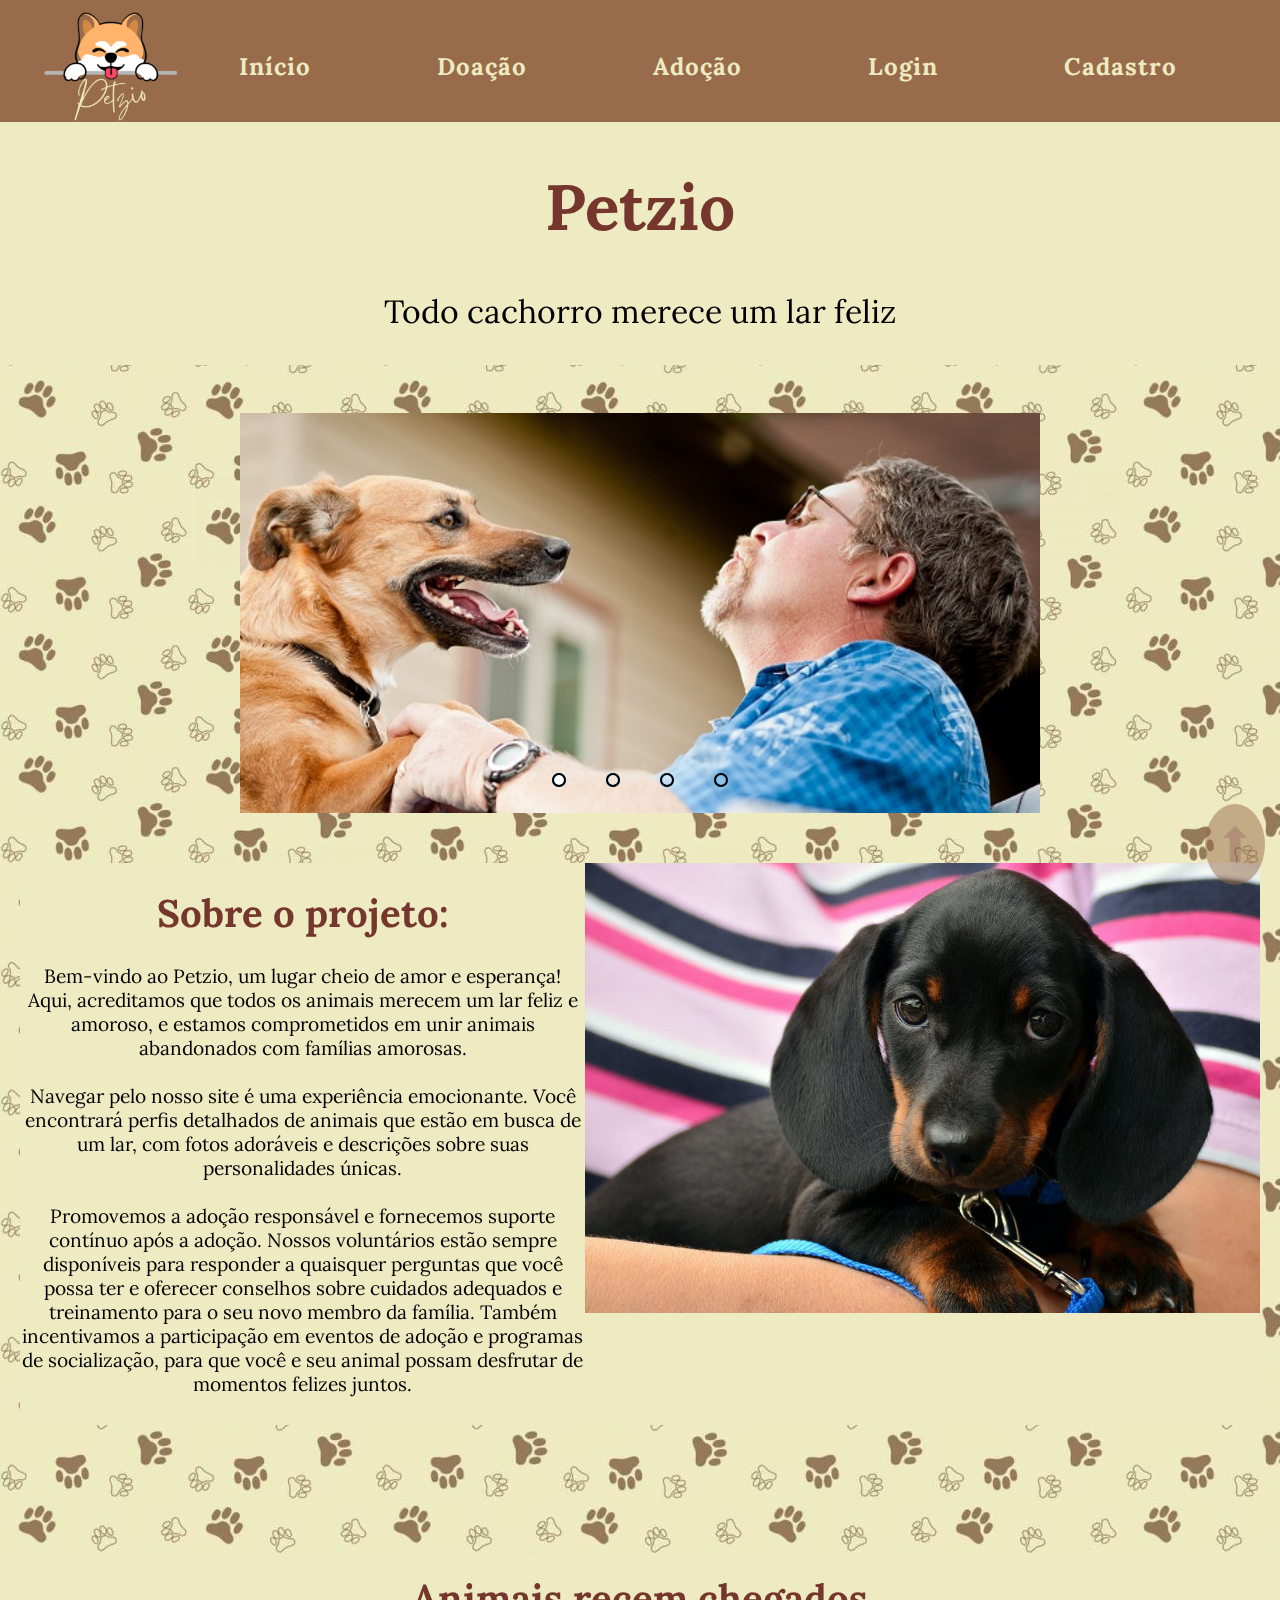
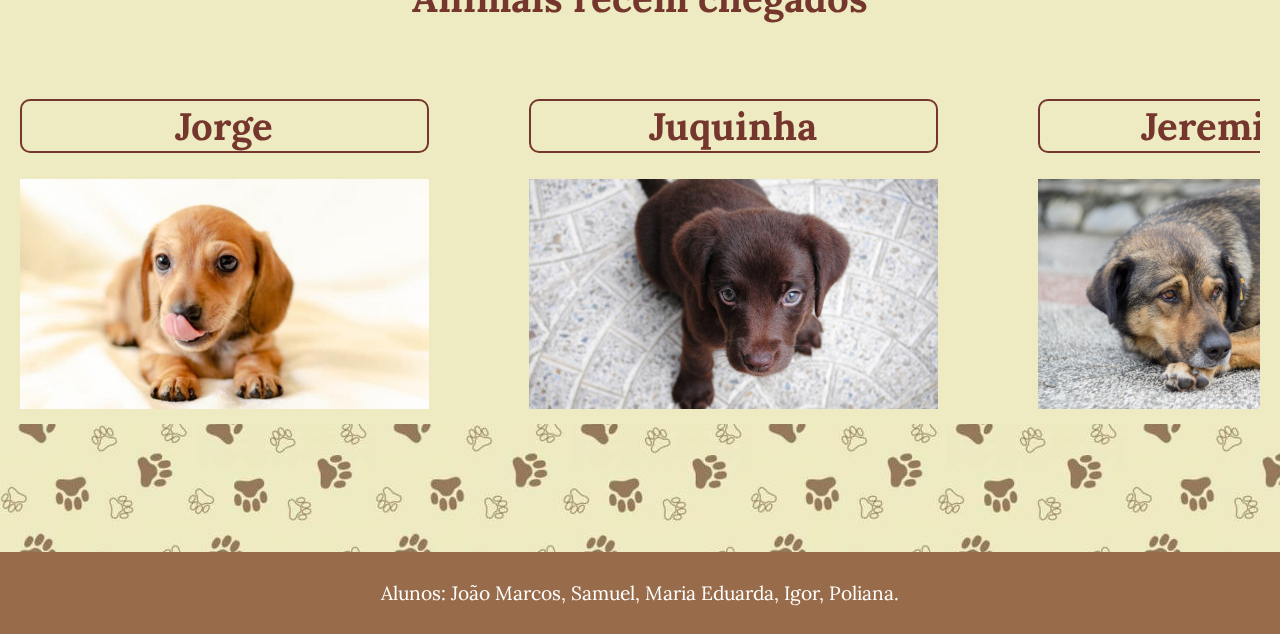
<file: index.html>
<!DOCTYPE html>
<html>
<head>
        <link rel="preconnect" href="https://fonts.googleapis.com">
        <link rel="preconnect" href="https://fonts.gstatic.com" crossorigin>
        <link href="https://fonts.googleapis.com/css2?family=Lora:ital@1&display=swap" rel="stylesheet">
    <title>Petzio</title>
        <link rel="stylesheet" type="text/css" href="css/style.css">
</head>
<body>
    <div id="a"></div>
    <header>
       
            <img src="img/Petzio.png" id="teste">
                <a href="index.html">Início</a>
                <a href="doacao.html">Doação</a>
                <a href="adocao.html">Adoção</a>
                <a href="login.html">Login</a>
                <a href="index2.html">Cadastro</a>
    </header>

    <section id="inicio">
        <h1>Petzio</h1>
        <p>Todo cachorro merece um lar feliz</p>
    </section>

    <br><br>
    <div class="slider"> 

        <div class="fotos">
            <input type="radio" name="radio-btn" id="radio1">
            <input type="radio" name="radio-btn" id="radio2">
            <input type="radio" name="radio-btn" id="radio3">
            <input type="radio" name="radio-btn" id="radio4">
        
            <div class="slide first">
                <img src="img/aaa.jpg">
            </div>
            <div class="slide">
                <img src="img/bbb.jpg">
            </div>
            <div class="slide">
                <img src="img/ccc.jpg">
            </div>
            <div class="slide">
                <img src="img/ddd.jpg">
            </div>
    
            <div class="auto">
                <div class="auto-btn1"></div>
                <div class="auto-btn2"></div>
                <div class="auto-btn3"></div>
                <div class="auto-btn4"></div>
            </div>
    
            <div class="manual">
                <label for="radio1" class="manual-btn"></label>
                <label for="radio2" class="manual-btn"></label>
                <label for="radio3" class="manual-btn"></label>
                <label for="radio4" class="manual-btn"></label>
            </div>
    
        </div>
    
     </div> 
     <div class="row">
     <div class="textos">
        <h1>Sobre o projeto:</h1>
        <p>Bem-vindo ao Petzio, um lugar cheio de amor e esperança! Aqui, acreditamos que todos os animais merecem um lar feliz e amoroso, e estamos comprometidos em unir animais abandonados com famílias amorosas.<br><br>
            Navegar pelo nosso site é uma experiência emocionante. Você encontrará perfis detalhados de animais que estão em busca de um lar, com fotos adoráveis e descrições sobre suas personalidades únicas.<br><br>
            Promovemos a adoção responsável e fornecemos suporte contínuo após a adoção. Nossos voluntários estão sempre disponíveis para responder a quaisquer perguntas que você possa ter e oferecer conselhos sobre cuidados adequados e treinamento para o seu novo membro da família. Também incentivamos a participação em eventos de adoção e programas de socialização, para que você e seu animal possam desfrutar de momentos felizes juntos.<br>
        </p>
     </div>
     <img src="img/eee.jpg" height="450px">
    </div>
     
  <section>  
    <h1 id="aa">Animais recem chegados</h1>
    <div class="row">
        <div class="coluna">
            <h1>Jorge</h1>
            <a href="formulario.html"><img src="img/cachorro1.jpg" alt=""></a>
        </div>
        <div class="coluna">
            <h1>Juquinha</h1>
            <a href="formulario.html"> <img src="img/cachorro2.jpg" alt=""></a>
        </div>
        <div class="coluna">
            <h1>Jeremilson</h1>
            <a href="formulario.html">  <img src="img/cachorro3.jpg" alt=""></a>
        </div>
        <div class="coluna">
            <h1>Jaime</h1>
            <a href="formulario.html">  <img src="img/gatorua.jpg" alt=""></a>
        </div>
    </div>
</section>


    <footer>
        <p> Alunos: João Marcos, Samuel, Maria Eduarda, Igor, Poliana. </p>
    </footer>
</div>
<div class="fixed">
    <a id="topo" href="#a">⬆</a>
</div>
<script src="script.js"></script>
</body>
</html>
</file>
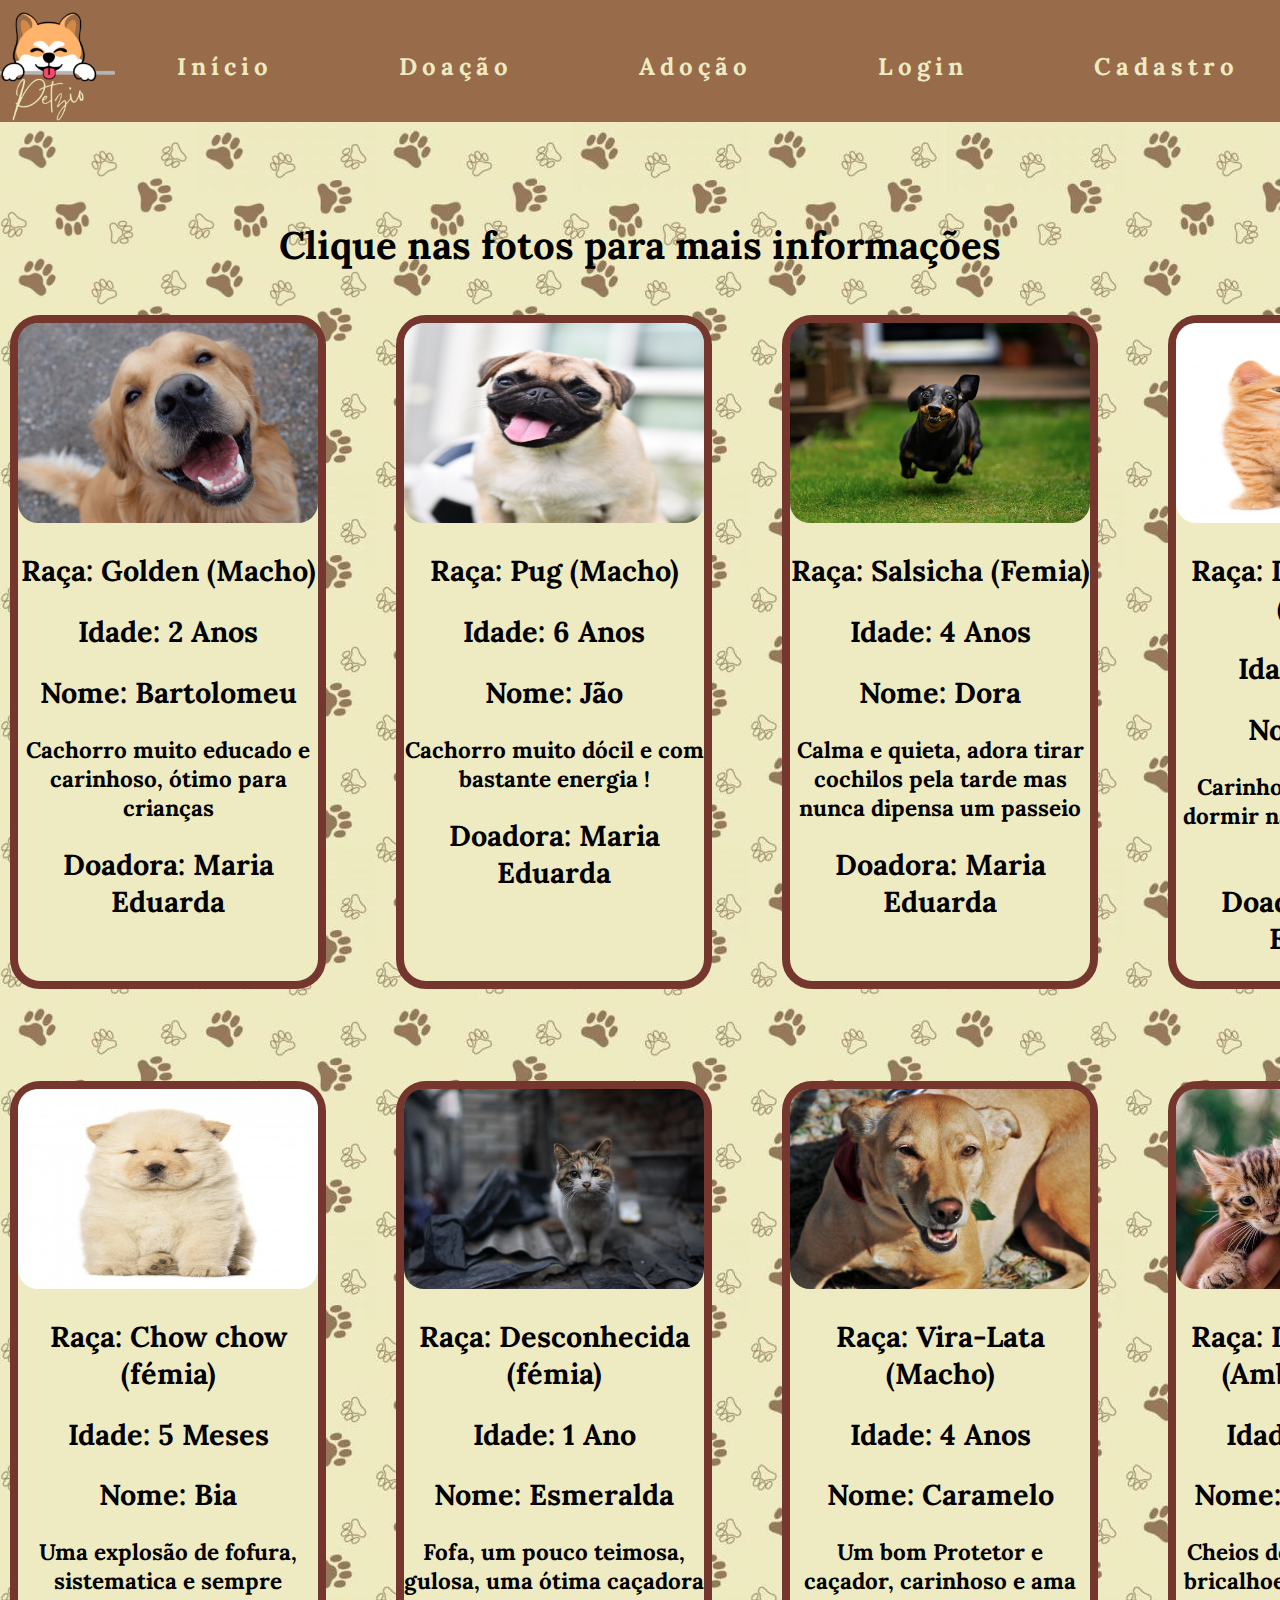
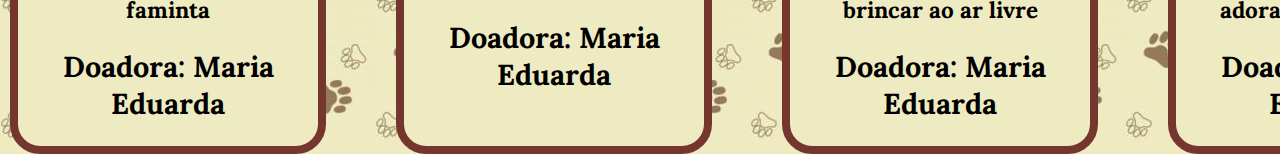
<file: adocao.html>
<!DOCTYPE html>
<html>
<head>
  <link rel="stylesheet" href="css/bonito.css">
  <link rel="preconnect" href="https://fonts.googleapis.com">
          <link rel="preconnect" href="https://fonts.gstatic.com" crossorigin>
          <link href="https://fonts.googleapis.com/css2?family=Lora:ital@1&display=swap" rel="stylesheet">
<title>Petzio</title>
<style>
body {margin:0;}

body{
    background-color:#eeeac1
}

ul {
  list-style-type: none;
  margin: 0;
  padding: 0;
  overflow: hidden;
  background-color: #75372d;
  position: fixed;
  top: 0;
  width: 100%;
  z-index: 300000;
}

li {
  float: left;
}

li a {
  display: block;
  color: white;
  text-align: center;
  padding: 14px 16px;
  text-decoration: none;
}

li a:hover:not(.active) {
  background-color: #111;
}


</style>
</head>
<body>
  
  <div id="a"></div>
  <header>
     
          <img src="img/Petzio.png" id="teste">
              <a href="index.html">Início</a>
              <a href="doacao.html">Doação</a>
              <a href="adocao.html">Adoção</a>
              <a href="login.html">Login</a>
              <a href="index2.html">Cadastro</a>
  </header>
<br><br><br>
<h1>Clique nas fotos para mais informações</h1>
<div id="row">
  <div class="card"  id="cachorro">
  <a href="formulario.html"><img src="img/gold.webp" height="200" width="300"></a>
  <h2>Raça: Golden (Macho)</h2>
  <h2>Idade: 2 Anos</h2>
  <h2>Nome: Bartolomeu</h2>
  <h3>Cachorro muito educado e carinhoso, ótimo para crianças</h3>
  <h2>Doadora: Maria Eduarda</h2></div>

  <div class="card" id="cachorro">
    <a href="formulario.html"><img src="img/pug.jpg" height="200" width="300"></a>
    <h2>Raça: Pug (Macho)</h2>
    <h2>Idade: 6 Anos</h2>
    <h2>Nome: Jão</h2>
    <h3>Cachorro muito dócil e com bastante energia !</h3>
    <h2>Doadora: Maria Eduarda</h2></div>

    <div class="card" id="cachorro">
      <a href="formulario.html"><img src="img/salsicha.webp" height="200" width="300"></a>
      <h2>Raça: Salsicha (Femia)</h2>
      <h2>Idade: 4 Anos</h2>
      <h2>Nome: Dora</h2>
      <h3>Calma e quieta, adora tirar cochilos pela tarde mas nunca dipensa um passeio </h3>
      <h2>Doadora: Maria Eduarda</h2></div>

      <div class="card" id="cachorro">
        <a href="formulario.html"><img src="img/lara.avif" height="200" width="300"></a>
        <h2>Raça: Desconhecida (Fémia)</h2>
        <h2>Idade: 1 Anos</h2>
        <h2>Nome: Lara</h2>
        <h3>Carinhosa, meiga, adora dormir na cama junto com a gente </h3>
        <h2>Doadora: Maria Eduarda</h2></div>
    
        
    </div>
<br><br><br>
<div id="row">
  <div class="card" id="cachorro">
  <a href="formulario.html"><img src="img/chow.jpeg" height="200" width="300"></a>
  <h2>Raça: Chow chow (fémia)</h2>
  <h2>Idade: 5 Meses</h2>
  <h2>Nome: Bia</h2>
  <h3>Uma explosão de fofura, sistematica e sempre faminta</h3>
  <h2>Doadora: Maria Eduarda</h2></div>

  <div class="card" id="cachorro">
    <a href="formulario.html"><img src="img/gatorua.jpg" height="200" width="300"></a>
    <h2>Raça: Desconhecida (fémia)</h2>
    <h2>Idade: 1 Ano</h2>
    <h2>Nome: Esmeralda</h2>
    <h3>Fofa, um pouco teimosa, gulosa, uma ótima caçadora</h3>
    <h2>Doadora: Maria Eduarda</h2></div>

    <div class="card" id="cachorro">
      <a href="formulario.html"><img src="img/caramelo.jpg" height="200" width="300"></a>
      <h2>Raça: Vira-Lata (Macho)</h2>
      <h2>Idade: 4 Anos</h2>
      <h2>Nome: Caramelo</h2>
      <h3>Um bom Protetor e caçador, carinhoso e ama brincar ao ar livre </h3>
      <h2>Doadora: Maria Eduarda</h2></div>
      
      <div class="card" id="cachorro">
        <a href="formulario.html"><img src="img/gatos.jpg" height="200" width="300"></a>
        <h2>Raça: Desconhecida (Ambos Macho)</h2>
        <h2>Idade: 8 Meses</h2>
        <h2>Nome: Tony e Stive</h2>
        <h3>Cheios de energia e muito bricalhoes, bem agitados e adoram um carinho</h3>
        <h2>Doadora: Maria Eduarda</h2></div>
    
        
    </div>




</body>
</html>
</file>
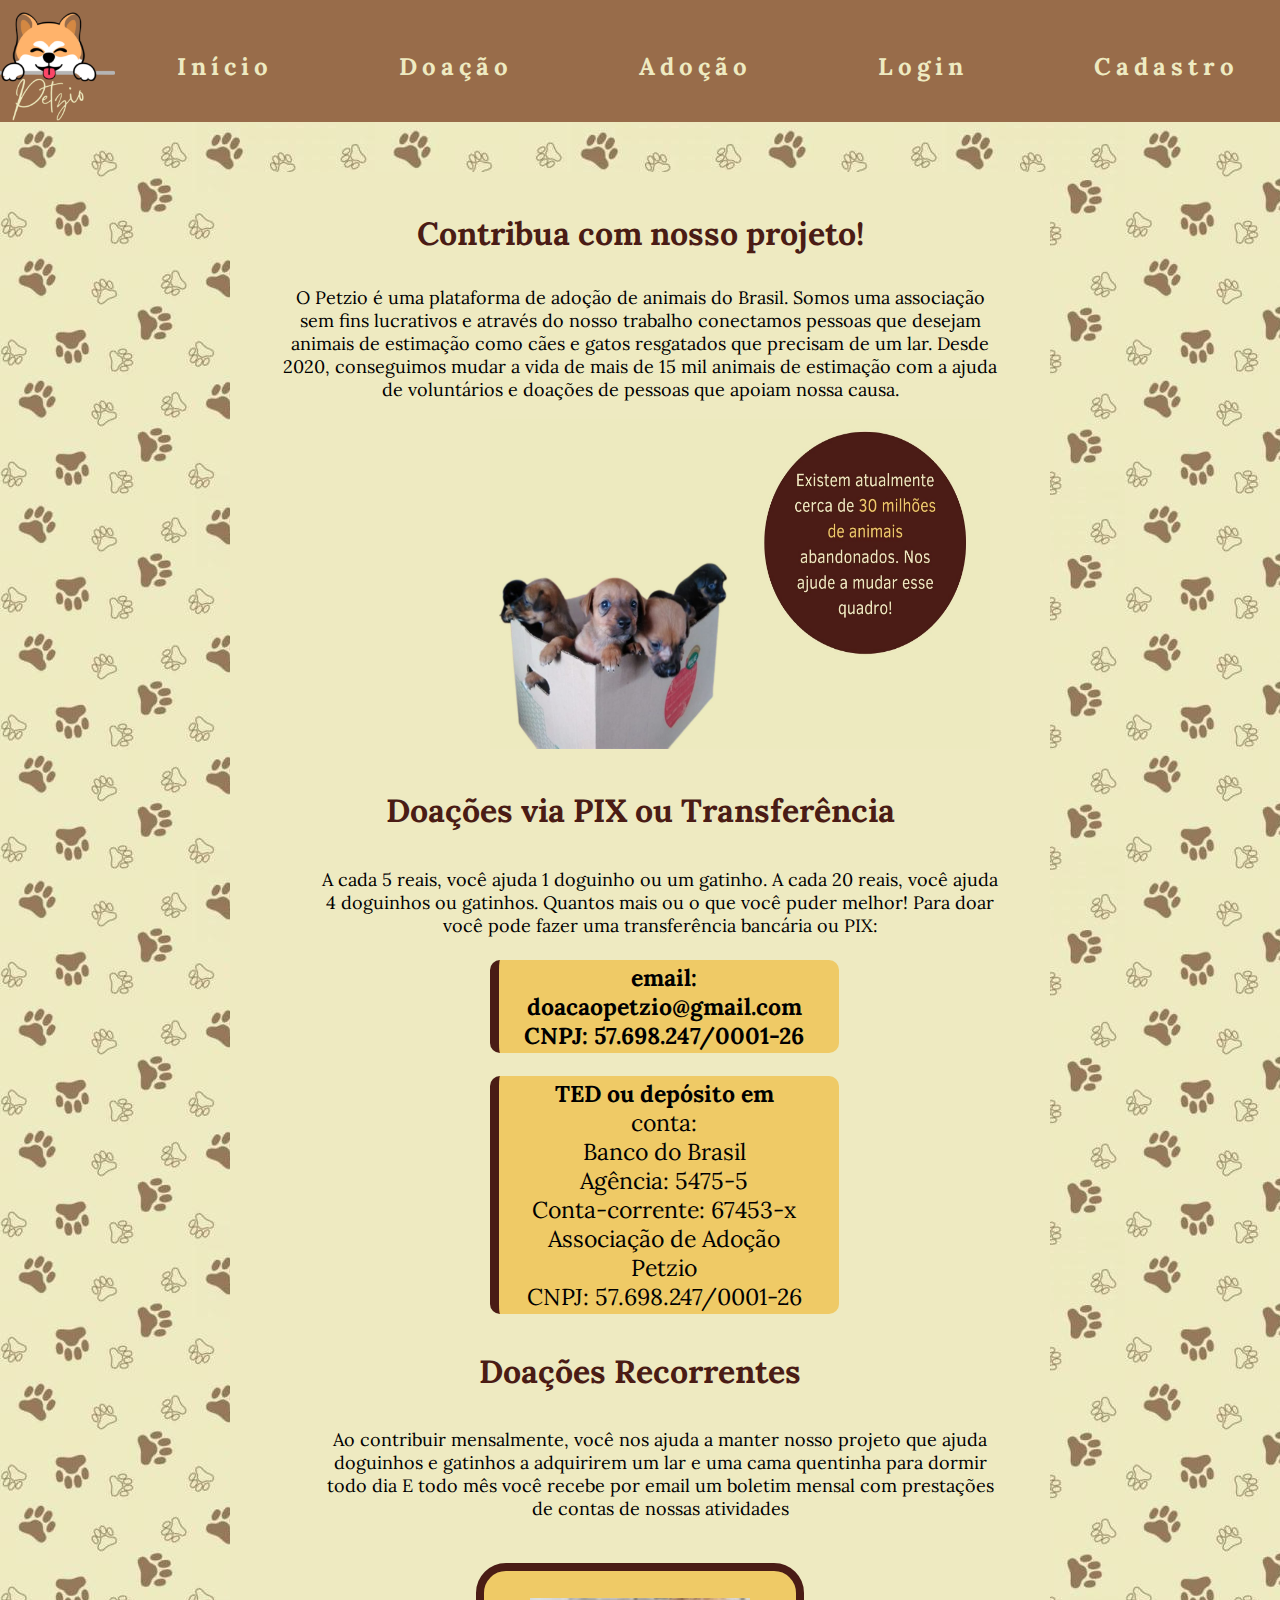
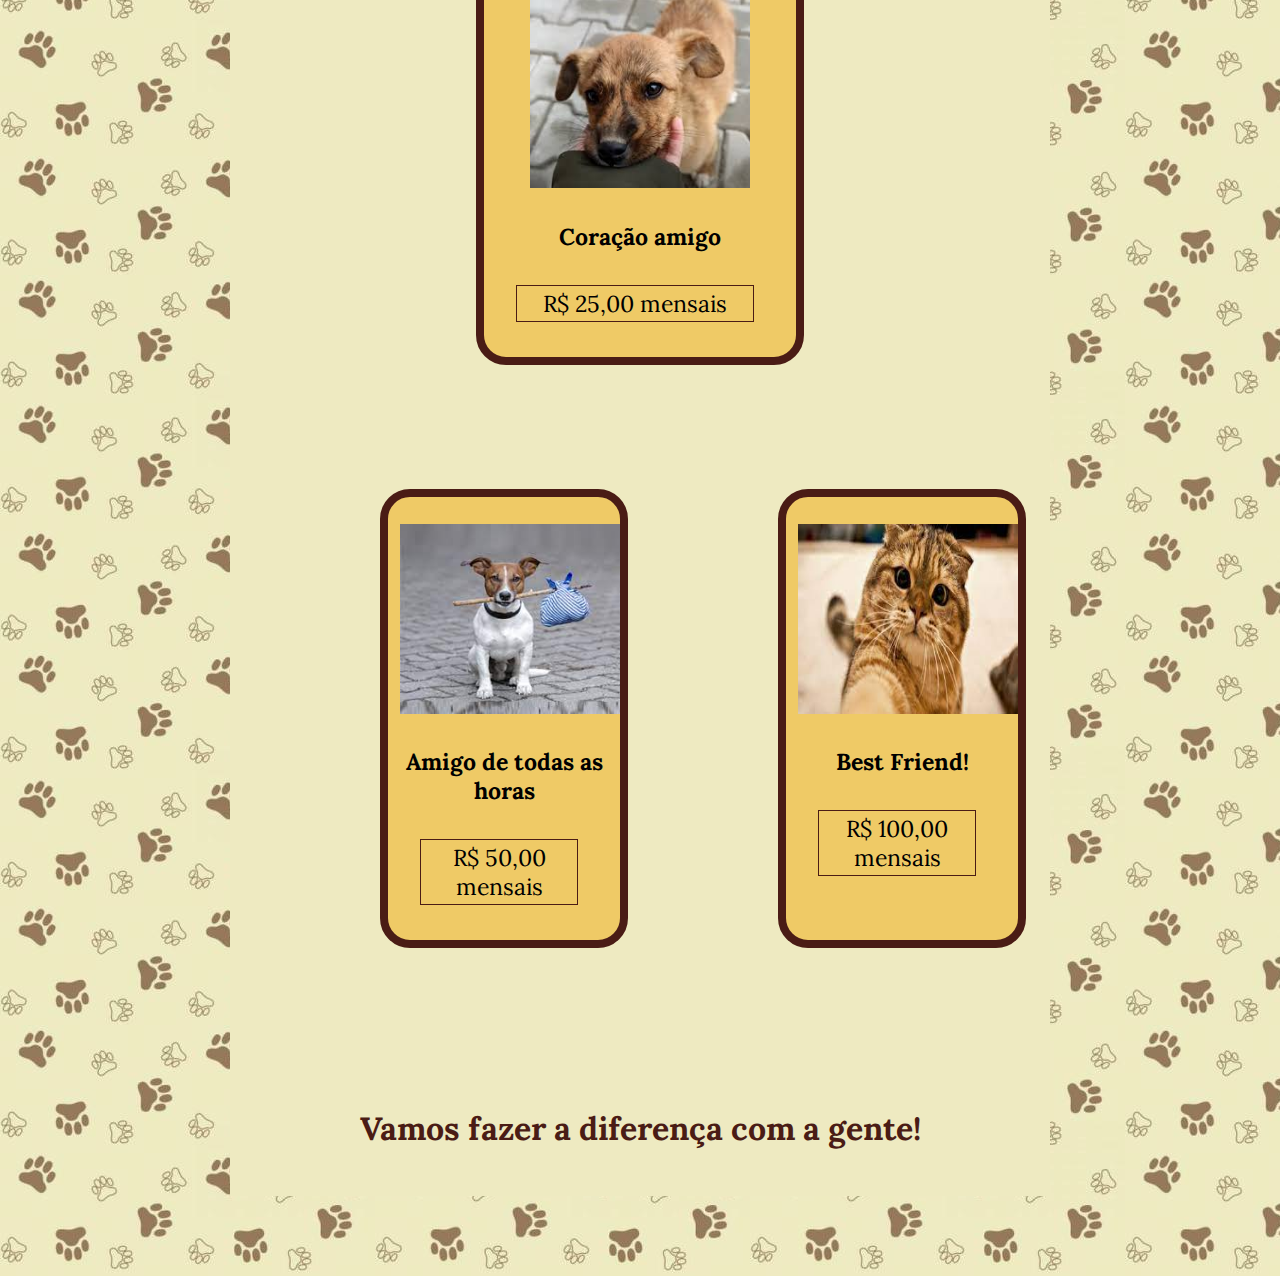
<file: doacao.html>
<!DOCTYPE html>
<html>
    <head>
        <title>
            Petzio
        </title>
        <meta charset="UTF-8">
        <meta name="viewport" content="width=device-width, initial-sacle=1.0">
        <link rel="stylesheet" href="css/styledoacao.css">
        <link rel="preconnect" href="https://fonts.googleapis.com">
        <link rel="preconnect" href="https://fonts.gstatic.com" crossorigin>
        <link href="https://fonts.googleapis.com/css2?family=Lora:ital@1&display=swap" rel="stylesheet">
    </head>
    <body>
        <div id="a"></div>
        <header>
           
                <img src="img/Petzio.png" id="teste">
                    <a href="index.html">Início</a>
                    <a href="doacao.html">Doação</a>
                    <a href="adocao.html">Adoção</a>
                    <a href="login.html">Login</a>
                    <a href="index2.html">Cadastro</a>
        </header>
        <main>
            <section>
                <h1>Contribua com nosso projeto!</h1>
                <p class="text">O Petzio é uma plataforma de adoção de animais do Brasil. Somos uma associação sem fins lucrativos e através do nosso trabalho conectamos pessoas 
                  que desejam animais de estimação como cães e gatos resgatados que precisam de um lar. Desde 2020, conseguimos mudar a vida de mais de 15 mil animais
                  de estimação com a ajuda de voluntários e doações de pessoas que apoiam nossa causa.
                </p>
                <img class="img" src="img/./abandono.jpg">
                <dl> 
                    <dt><h2>Doações via PIX ou Transferência</h2></dt>
                       <dd><p class="text">A cada 5 reais, você ajuda 1 doguinho ou um gatinho.
                        A cada 20 reais, você ajuda 4 doguinhos ou gatinhos. Quantos mais ou o que você
                        puder melhor! 
                        Para doar você pode fazer uma transferência bancária ou PIX:</p>
                        <div class="caixa">
                            <p id="pix" class="dados">email: doacaopetzio@gmail.com<br>
                                             CNPJ: 57.698.247/0001-26
                            </p>
                        </div>
                        
                        <div class="caixa">
                            <p id="ted" class="dados">TED ou depósito em conta:<br> 
                                            Banco do Brasil<br>
                                            Agência: 5475-5<br>
                                            Conta-corrente: 67453-x<br>
                                            Associação de Adoção Petzio<br>
                                            CNPJ: 57.698.247/0001-26
                            </p>
                        </div>
                       </dd>
                    <dt><h2>Doações Recorrentes</h2></dt>
                       <dd><p class="text">Ao contribuir mensalmente, você nos ajuda a manter nosso projeto que ajuda
                           doguinhos e gatinhos a adquirirem um lar e uma cama quentinha para dormir todo dia
                           E todo mês você recebe por email um boletim mensal com prestações de contas de nossas atividades
                       </p>
                       </dd>
                </dl>
                <br>
                    <div id="first" class="doacao">
                         <img class="dogs" src="img/./dog1.jpg">
                         <h4 class="dados">Coração amigo<br></h4>
                         <a  href="./form.html" target="_blank"><p id="b1" class="link">R$ 25,00 mensais</p></a>
                    </div>
                <br>
                <div class="row">
                    <div id="amg" class="doacao">
                         <img class="dogs" src="img/./dog2.jpg">
                         <h4 class="dados">Amigo de todas as horas</h4>
                        <a  href="./form.html" target="_blank"><p class="link">R$ 50,00 mensais</p></a>
                </div>
                <br>
                    <div id="best" class="doacao">
                         <img class="dogs" src="img/./dog3.jpg">
                         <h4 class="dados">Best Friend!</h4>
                         <a  href="./form.html" target="_blank"><p class="link">R$ 100,00 mensais</p></a>
                    </div>
                </div>
                <br>
                <h2 id="final">Vamos fazer a diferença com a gente!</h2>
            </section>
        </main>
    </body>
</html>
</file>
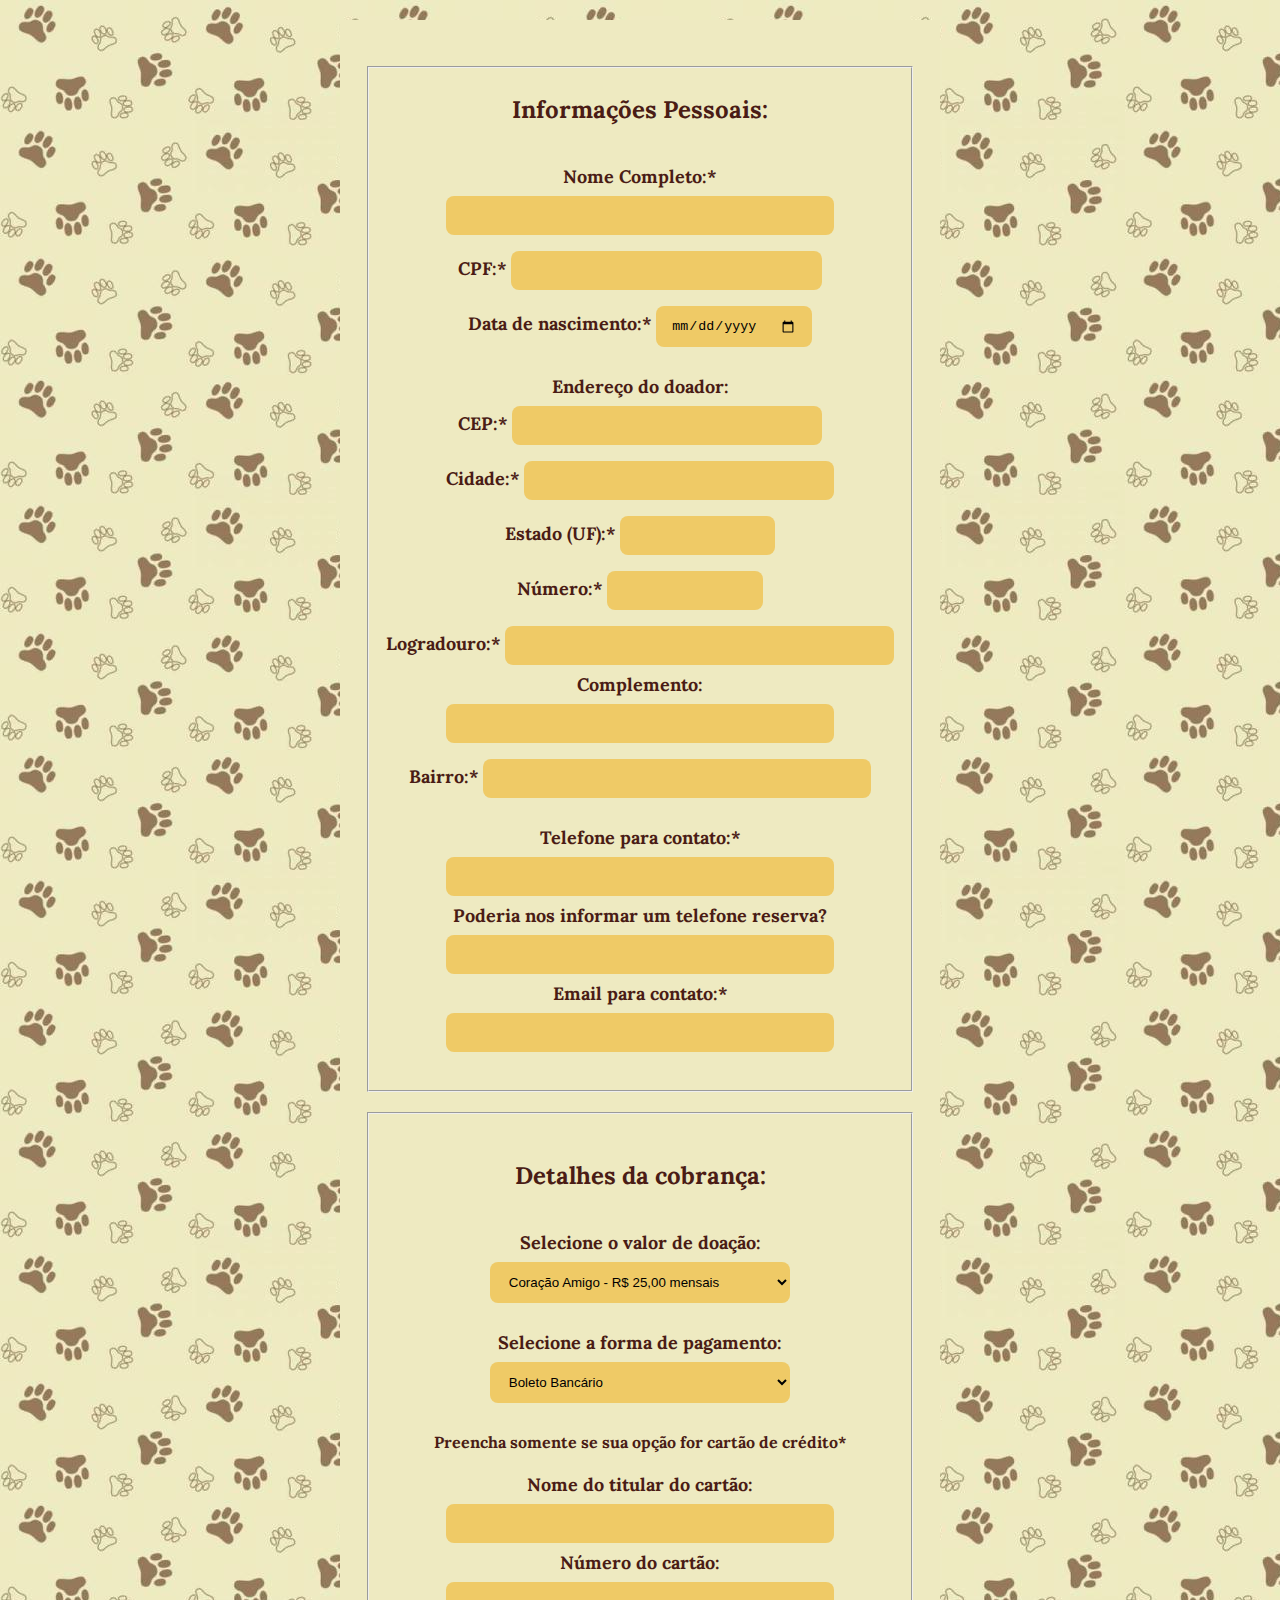
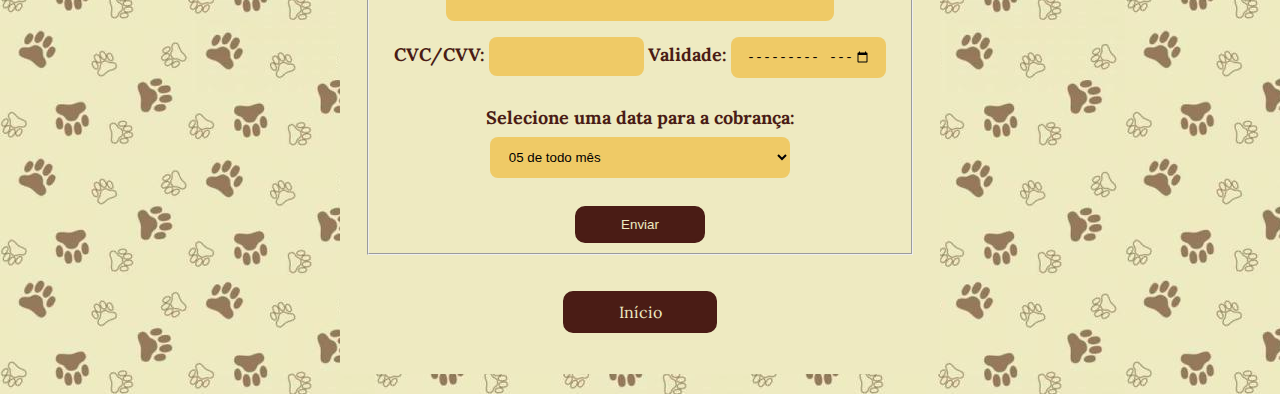
<file: form.html>
<!DOCTYPE html>
<html>
    <head>
        <title>Petzio</title>
        <meta charset="UTF-8">
        <meta name="viewport" content="width=device-width, initial-sacle=1.0">
        <link rel="stylesheet" href="css/styleform.css">
        <link rel="stylesheet" href="./form.html">
        <link rel="preconnect" href="https://fonts.googleapis.com">
        <link rel="preconnect" href="https://fonts.gstatic.com" crossorigin>
        <link href="https://fonts.googleapis.com/css2?family=Lora:ital@1&display=swap" rel="stylesheet">
    </head>
    <body>
        <main>
        <form method="post">
            <h1></h1>
            <fieldset>
              <h2>Informações Pessoais:</h2><br>
               <label>Nome Completo:*</label>
               <input type="text" id="nome" name="nome" required><br>
               <label>CPF:*</label>
               <input type="number" id="cpf" name="cpf" required maxlength="11"><br>
               <label>Data de nascimento:*</label>
               <input type="date" id="data" name="data" required><br><br>
               <label>Endereço do doador:</label><br>
               <label>CEP:*</label>
               <input type="number" id="CEP" name="CEP" required maxlength="8"><br>
               <label>Cidade:*</label>
               <input type="text" id="cid" name="cid" required><br>
               <label>Estado (UF):*</label>
               <input type="text" id="uf" name="uf" required><br>
               <label>Número:*</label> 
               <input type="number" id="num" name="num" required><br>
               <label>Logradouro:*</label>
               <input type="text" id="log" name="log" required><br>
               <label>Complemento:</label>
               <input type="text" id="com" name="com"><br>
               <label>Bairro:*</label>
               <input type="text" id="bar" name="bar" required><br><BR>
               <label>Telefone para contato:*</label>
               <input type="tel" id="tel" name="tel" required><br>
               <label>Poderia nos informar um telefone reserva?</label>
               <input type="tel" id="tel2" name="tel2"><br>
               <label>Email para contato:*</label>
               <input type="email" id="email" name="email" required><br><br>
            </fieldset>
            <br>
            <fieldset>
            <br>
              <h2>Detalhes da cobrança:</h2><br>
               <label>Selecione o valor de doação:</label>
               <select>
                   <option>Coração Amigo - R$ 25,00 mensais</option>
                   <option>Amigo de todas as horas - R$ 50,00 mensais</option>
                   <option>Best Friend - R$ 100,00 mensais</option>
               </select>
               <br><br>
               <label>Selecione a forma de pagamento:</label>
               <select>
                   <option>Boleto Bancário</option>
                   <option>Cartão de Crédito</option>
               </select>
               <br>
               <h4>Preencha somente se sua opção for cartão de crédito*</h4>
               <label>Nome do titular do cartão:</label>
               <input type="text" id="namecar" name="namecar"><br>
               <label>Número do cartão:</label>
               <input type="number" id="car" name="car"><br>
               <label>CVC/CVV:</label>
               <input type="number" id="cod" name="cod">
               <label>Validade:</label>
               <input type="month" id="val" name="val" placeholder="MM/AAAA">
               <br><br>
               <label>Selecione uma data para a cobrança:</label>
               <select>
                  <option>05 de todo mês</option>
                  <option>10 de todo mês</option>
                  <option>15 de todo mês</option>
               </select>
               <br><br>
               <input type="button" value="Enviar" onclick="alert('Obrigada por contribuir com nosso projeto! Foi enviado um email com seu boleto ou lembrete de cobrança do crédito.')">
            </fieldset>
        </form>
        <br>
        <a href="index.html">
          <p class="casa">
              Início
          </p>
        </a>
        </main>
    </body>
</html>
</file>
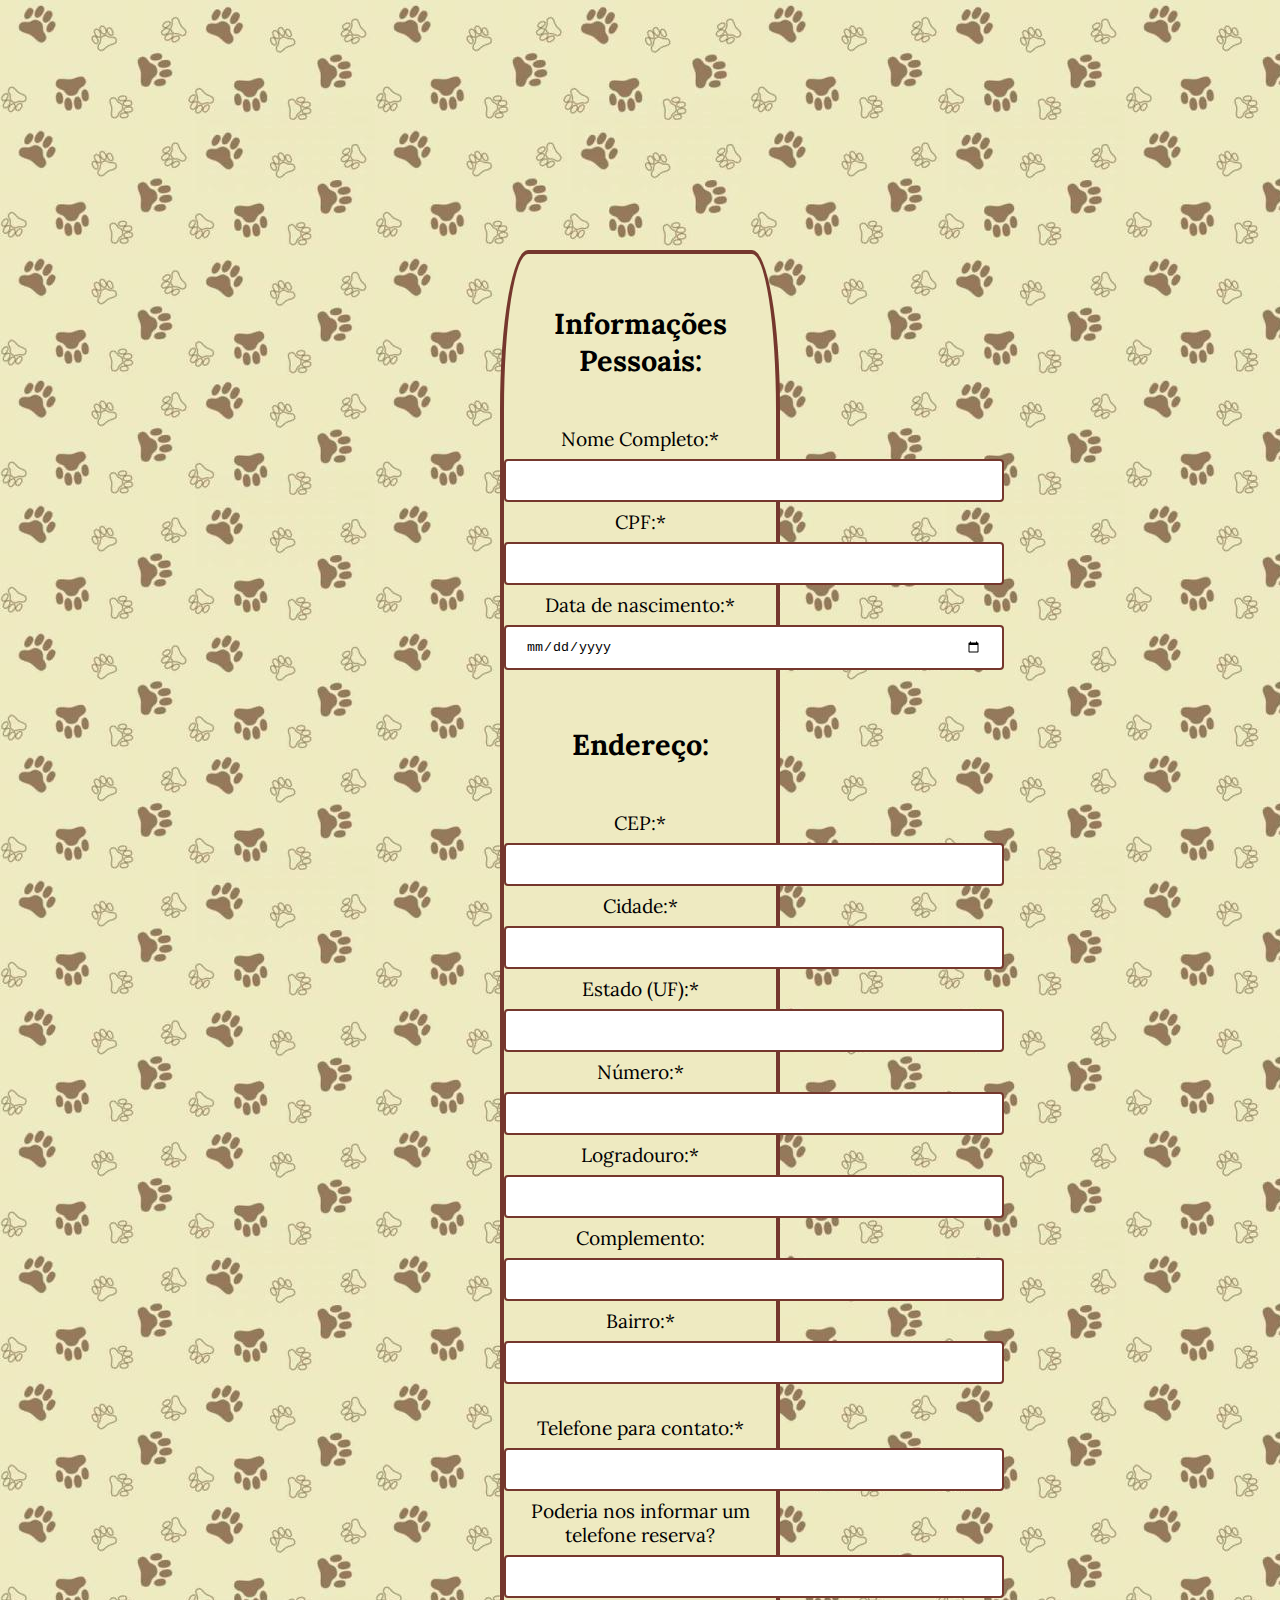
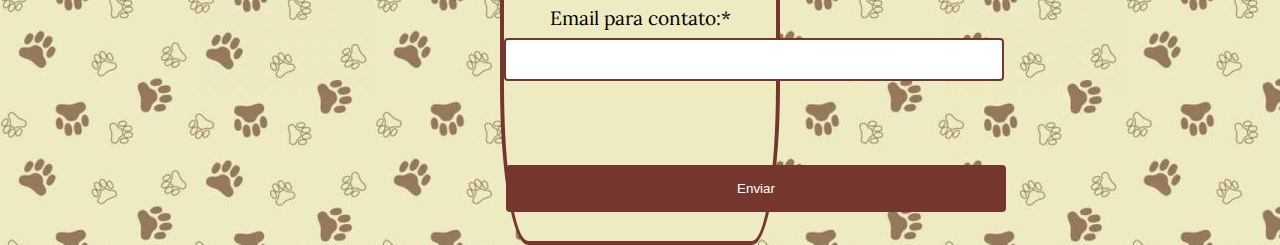
<file: formulario.html>
<!DOCTYPE html>
<html>
<head>
  <link rel="stylesheet" href="css/bonito.css">
  <link rel="preconnect" href="https://fonts.googleapis.com">
          <link rel="preconnect" href="https://fonts.gstatic.com" crossorigin>
          <link href="https://fonts.googleapis.com/css2?family=Lora:ital@1&display=swap" rel="stylesheet">
<title>Petzio</title>
<style>
body{
    background-color:#eeeac1
}

ul {
  list-style-type: none;
  margin: 0;
  padding: 0;
  overflow: hidden;
  background-color: #75372d;
  position: fixed;
  top: 0;
  width: 100%;
}

li {
  float: left;
}

li a {
  display: block;
  color: white;
  text-align: center;
  padding: 14px 16px;
  text-decoration: none;
}

li a:hover:not(.active) {
  background-color: #111;
}
</style>
</head>
<body>
  
  <div class="centro">
  <form method="post">
      <h1></h1>
     
        <h2>Informações Pessoais:</h2><br>
         <label>Nome Completo:*</label>
         <input type="text" id="nome" name="nome" required><br>
         <label>CPF:*</label>
         <input type="number" id="cpf" name="cpf" required maxlength="11"><br>
         <label>Data de nascimento:*</label>
         <input type="date" id="data" name="data" required><br><br>
         <h2>Endereço:</h2><br>
         <label>CEP:*</label>
         <input type="number" id="CEP" name="CEP" required maxlength="8"><br>
         <label>Cidade:*</label>
         <input type="text" id="cid" name="cid" required><br>
         <label>Estado (UF):*</label>
         <input type="text" id="uf" name="uf" required><br>
         <label>Número:*</label> 
         <input type="number" id="num" name="num" required><br>
         <label>Logradouro:*</label>
         <input type="text" id="log" name="log" required><br>
         <label>Complemento:</label>
         <input type="text" id="com" name="com"><br>
         <label>Bairro:*</label>
         <input type="text" id="bar" name="bar" required><br><BR>
         <label>Telefone para contato:*</label>
         <input type="tel" id="tel" name="tel" required><br>
         <label>Poderia nos informar um telefone reserva?</label>
         <input type="tel" id="tel2" name="tel2"><br>
         <label>Email para contato:*</label>
         <input type="email" id="email" name="email" required><br><br>
    <br><br>
    <input type="button" value="Enviar" onclick="alert('Obrigado por escolher cuidar desse bichinho, logo você receberá um email para confirmarmos tudo!!!')">
  </form>
    </div>

  






</body> 
 </html>
</file>
<file: css/style.css>
body {
    font-family: 'Lora', serif;
    margin: 0;
    padding: 0;
    background-image: url(img/-875398167.jpg);
    font-size: larger;
    text-align: center;
}

header {
    position: sticky;
    top: 0;
    left: 0;
    right: inherit;
    height: 100px;
    padding: 11px;
    letter-spacing: 1px;
    display: flex;
    flex-direction: row;
    color: #eeeac1;
    font-weight: bold;
    background-color: #986c4a;
    text-align: center;
    justify-content: center;
    z-index: 3;
    
}
#teste{
    width: auto;
    height: 110px;
    object-fit: fill;
  }
header a:link, a:visited {
    white-space: nowrap;
    background-color: #986c4a;
    color: #eeeac1;
    text-align: center;
    text-decoration: none;
    display: inline-block;
    padding-left: 5%;
    padding-right: 5%;
    font-size: x-large;
    padding-top: 40px;
    
  }
  
  header a:hover{
    text-decoration:  underline white;
    text-decoration-thickness: 5px;
    font-size: xx-large;
    color: white;
  }


section#inicio{
    background-color: #eeeac1;
    margin-inline: 0px;
    text-align: center;
    font-size: xx-large;
    height: fit-content;
    padding: 1px;
    margin-top: 0%;
    margin-bottom: 0%;
    
}
h1{
    color: #75372d; 
}
#aa{
    padding-top: 20px;
}
section{
    background-color: #eeeac1;
    margin-inline: 0px;
    text-align: center;
    margin-top: 10%;
    margin-bottom: 10%;
}


div.row{
    display: flex;
    flex-direction: row;
    margin-inline: 20px;
    background-color: #eeeac1;
    overflow: auto;
    margin-top: 50px;
    padding-bottom: 10px;   
}
div.coluna h1{
    border: 2px solid #75372d;
    border-radius: 10px;
    
}
div.coluna{
    display: flex;
    flex-direction: column;
    
}
div.coluna:not(:last-child){
    padding-right: 100px;
}
div.coluna img{
    height: 230px;

}











footer {
    background-color: #986c4a;
    color: #fff;
    padding: 10px;
    text-align: center;
}
div.fixed{
    position: fixed;
    bottom: 0;
    right: 0;
}
#topo{
    text-decoration: none;
    color: #75372d;
    background-color: #986c4a ;
    padding: 10px;
    position: fixed;
    right: 15px;
    bottom: 15px;
    border-radius: 100%;
    font-size: 250%;
    opacity: 50%;
  }
  #topo:hover{
    opacity: 100%;    
  }

.slider{
    margin: 0 auto;
    width: 800px;
    height: 400px;
    overflow: hidden;
}
.fotos{
    width: 400%;
    height: 400%;
    display: flex;

}
.fotos input{
    display: none;
}
.slide{
    width: 25%;
    position: relative;
    transition: 2s;
}
.slide img{
    width: 800px;
}
.manual{
    position: absolute;
    width: 800px;
    margin-top: 360px;
    display: flex;
    justify-content: center;
}
.manual-btn{
    border: 2px solid black;
    padding: 5px;
    border-radius: 10px;
    cursor: pointer;
    transition: 1s;
}

.manual-btn:not(:last-child){
    margin-right: 40px;
}
.manual-btn:hover{
    background-color: white;
}
#radio1:checked ~ .first{
    margin-left: 0;
}
#radio2:checked ~ .first{
    margin-left: -25%;
}
#radio3:checked ~ .first{
    margin-left: -50%;
}
#radio4:checked ~ .first{
    margin-left: -75%;
}

.auto div{
    border: 2px solid #20a6ff;
    padding: 5px;
    border-radius: 10px;
    cursor: pointer;
    transition:1s;
}
.auto{
    position: absolute;
    width: 800px;
    margin-top: 360px;
    display: flex;
    justify-content: center;
}
.auto div:not(:last-child){
    margin-right: 40px;
}

#radio1:checked ~ .auto .auto-btn1{
    background-color: white;
}
#radio2:checked ~ .auto .auto-btn2{
    background-color: white;
}
#radio3:checked ~ .auto .auto-btn3{
    background-color: white;
}
#radio4:checked ~ .auto .auto-btn4{
    background-color: white;
}
</file>
<file: css/bonito.css>
.centro{
    margin-top: 250px;
    width: auto;
    height: auto;
    margin-inline: 500px;
    text-align: center;
    border: #75372d solid 4px;
    background-color: #eeeac1;
    padding-top:25px;
    padding-bottom:25px;
    border-radius:10%;
}
body {
    font-family: 'Lora', serif;
    margin: 0;
    padding: 0;
    background-image: url(img/-875398167.jpg);
    font-size: larger;
    text-align: center;
}
header a:link, a:visited {
    white-space: nowrap;
    background-color: #986c4a;
    color: #eeeac1;
    text-align: center;
    text-decoration: none;
    display: inline-block;
    padding-left: 5%;
    padding-right: 5%;
    font-size: x-large;
    padding-top: 40px;
    
  }
  
  header a:hover{
    text-decoration:  underline white;
    text-decoration-thickness: 5px;
    font-size: xx-large;
    color: white;
  }
header {
    position: sticky;
    top: 0;
    left: 0;
    right: inherit;
    height: 100px;
    padding: 11px;
    letter-spacing: 5px;
    display: flex;
    flex-direction: row;
    color: #eeeac1;
    font-weight: bold;
    background-color: #986c4a;
    text-align: center;
    justify-content: center;
    z-index: 3;
    
}
#teste{
    width: auto;
    height: 110px;
    object-fit: fill;
  }
div.card{
    margin-inline: 10px;
    width: 300px ;
margin-top: 20px;
border-radius: 30px;   
position: relative; 
border:8px solid #75372d;
z-index: 1;
background-color: #eeeac1;

}

img{
    border-radius: 20px;
}
#row{
    align-content: center;
    width: auto;
    border: 0;
    display: flex;
    flex-direction: row;
}
#cachorro:not(:first-child){
    margin-left: 60px;
}
input{
    width: 500px;
    padding: 12px 20px;
    margin: 8px 0;
    box-sizing: border-box;
    border: 2px solid #75372d;
    border-radius: 4px;
  }

  input[type=button] {
    background-color: #75372d;
    border: none;
    color: white;
    padding: 16px 32px;
    text-decoration: none;
    margin: 4px 2px;
    cursor: pointer;
  }
  h2,h3{
    text-align: center;
  }
</file>
<file: css/styledoacao.css>
body {
    font-family: 'Lora', serif;
    margin: 0;
    padding: 0;
    background-image: url(img/-875398167.jpg);
    font-size: larger;
    text-align: center;
}
header {
    position: sticky;
    top: 0;
    left: 0;
    right: inherit;
    height: 100px;
    padding: 11px;
    letter-spacing: 5px;
    display: flex;
    flex-direction: row;
    color: #eeeac1;
    font-weight: bold;
    background-color: #986c4a;
    text-align: center;
    justify-content: center;
    z-index: 3;
    
}
#teste{
    width: auto;
    height: 110px;
    object-fit: fill;
  }
  header a:link, a:visited {
    white-space: nowrap;
    background-color: #986c4a;
    color: #eeeac1;
    text-align: center;
    text-decoration: none;
    display: inline-block;
    padding-left: 5%;
    padding-right: 5%;
    font-size: x-large;
    padding-top: 40px;
    
  }
  
  header a:hover{
    text-decoration:  underline white;
    text-decoration-thickness: 5px;
    font-size: xx-large;
    color: white;
  }
#menu ul {
    margin: 0%;
    list-style: none;
    background-color: #9b5d37;
    padding: 10px;
    box-sizing: border-box;
}
#petzio {
    height: 80px;
    width: 110px;
    margin-left: 0;
    display: inline-block;
    margin-bottom: 0;
    margin-top: 10px;
    margin-left: 70px;
}
#menu ul li {
    display: inline;
    padding: 3px 10px;
    height: 50%;   
}
#menu ul li a {
    display: inline-block;
    text-decoration: none;
    color: #eeeac1;
    font-weight: bold;
    letter-spacing: 3px;
    padding: 15px;
    box-sizing: border-box;
    margin-top: 0;
    margin-inline: 40px;
    margin-left: 60px;
}
main {
    background-color: #eeeac1;
    margin: 230px;
    margin-top: 50px;
    margin-bottom: 80px;
}
section {
    margin: 40px;
    padding: 10px;
    box-sizing: border-box;
}
h1, h2 {
    color: #4a1c15;
    font-size: xx-large;
    padding: 10px;
    box-sizing: border-box;
}
#pix {
    font-weight: bold;
}
p.dados {
    color: black;
    font-size: larger;
    padding: 3px;
    box-sizing: border-box;
    margin-left: 20px;
    margin-right: 30px;
    
}
#b1 {
    border: 1px solid #4a1c15;
}
h4.dados {
    font-size: larger;
    padding: 3px;
    box-sizing: border-box;  
    text-align: center; 
}
a {
    text-decoration: none;
    text-align: center;
    transition: width 2s;
}
p.link {
    color: black;
    font-size: larger;
    padding: 3px;
    box-sizing: border-box;
    margin-left: 20px;
    margin-right: 30px;
    text-decoration: none;
    border: 1px solid #4a1c15;
}
p.link:hover {
    box-shadow: #4a1c15 3px 3px 5px;
}
 #ted::first-line {
    font-weight: bold;
}
img.img {
    margin-left: 200px;
    width: 500px;
    height: 330px;
}
div.caixa {
    margin-left: 170px;
    background-color: #efca66;
    border-radius: 10px;
    border-left: 9px solid #4a1c15;
    width: 50%;
    text-align: center;
}
#first {
    display: block;
    margin-left: auto;
    margin-right: auto;
    position: relative;
    width: 40%;
}
.row{
    
    width: auto;
    border: 0;
    display: flex;
    flex-direction: row;
    padding: 100px;
}

div.doacao {
    background-color: #efca66;
    padding: 12px;
    border: 8px solid #4a1c15;
    border-radius: 30px;
    width: 40%;
}
#best{
    margin-left: 150px;
}

img.dogs {
    width: 220px;
    height: 190px;
    margin: auto;
    margin-top: 15px;
    display: block;
}
p.text {
    font-size: large;
}
</file>
<file: css/styleform.css>
body {
    margin: 0%;
    font-family: 'Lora', serif;
    background-image: url("img/./fundopet.jpg");
    color: #4a1c15;
}
main {
    background-color: #eeeac1;
    margin: auto;
    margin-top: 20px;
    margin-bottom: 20px;
    width: 600px;
    padding: 25px;
    box-sizing: border-box;
    text-align: center;
}
label {
    font-size: large;
    font-weight: bold;
}
input[type=text], input[type=number], input[type=date], input[type=tel], input[type=email], input[type=month] {
    border-radius: 8px;
    border:none;
    width: 75%;
    padding: 12px 15px;
    margin: 8px 0;
    box-sizing: border-box;
    -webkit-transition: 0.2s;
    transition: 0.2s;
    outline: none;
    background-color: #efca66;
}
#uf, #data, #num,#cod, #val {
    width: 30%;
}
#cpf, #cid, #CEP {
    width: 60%;
}
input[type=text]:focus, input[type=number]:focus, input[type=date]:focus, input[type=tel]:focus, input[type=email]:focus, input[type=month]:focus {
    background-color: #eeeac1;
    border: #4a1c15 2px solid;
    border-radius: 8px;
    -webkit-transition: 0.2;
    transition: 0.2;
    outline: none;
}
select {
    border-radius: 8px;
    border:none;
    width: 58%;
    padding: 12px 15px;
    margin: 8px 0;
    box-sizing: border-box;
    -webkit-transition: 0.2s;
    transition: 0.2s;
    outline: none;
    background-color: #efca66;
}
select:focus {
    background-color: #eeeac1;
    border-radius: 8px;
    border: #4a1c15 2px solid;
    -webkit-transition: 0.2;
    transition: 0.2;
    outline: none;
}
input[type=button], p.casa{
    border: 3px solid #4a1c15;
    border-radius: 10px;
    background-color: #4a1c15;
    padding: 8px 5px;
    display: inline-block;
    width: 25%;
    height: 10%;
    color: #eeeac1;
}
</file>
